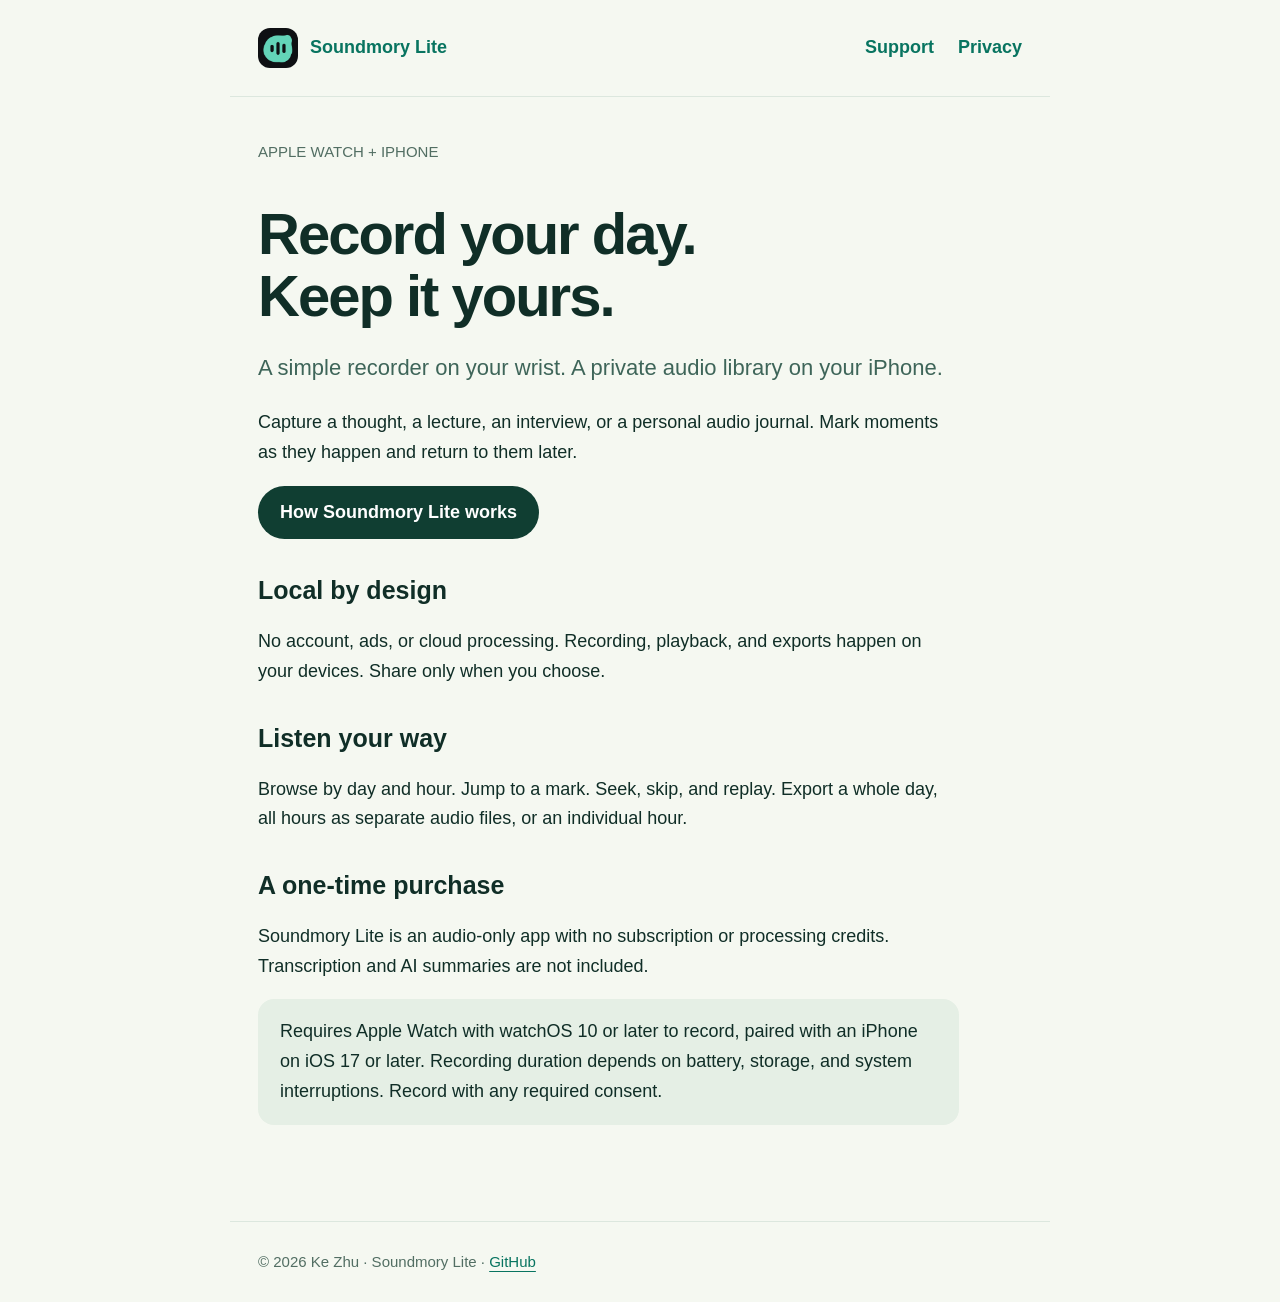
<file: index.html>
<!doctype html><html lang="en"><head><meta charset="utf-8"><meta name="viewport" content="width=device-width,initial-scale=1"><meta name="description" content="Soundmory Lite: private Apple Watch recording, iPhone playback, and local audio exports."><title>Private audio, on your devices — Soundmory Lite</title><link rel="stylesheet" href="style.css"><link rel="icon" href="icon.png"></head><body><header><a class="brand" href="index.html"><img src="icon.png" alt="">Soundmory Lite</a><nav aria-label="Main"><a href="support.html">Support</a><a href="privacy.html">Privacy</a></nav></header><main><p class="muted">APPLE WATCH + IPHONE</p><h1>Record your day.<br>Keep it yours.</h1><p class="lead">A simple recorder on your wrist. A private audio library on your iPhone.</p><p>Capture a thought, a lecture, an interview, or a personal audio journal. Mark moments as they happen and return to them later.</p><p><a class="button" href="support.html">How Soundmory Lite works</a></p><h2>Local by design</h2><p>No account, ads, or cloud processing. Recording, playback, and exports happen on your devices. Share only when you choose.</p><h2>Listen your way</h2><p>Browse by day and hour. Jump to a mark. Seek, skip, and replay. Export a whole day, all hours as separate audio files, or an individual hour.</p><h2>A one-time purchase</h2><p>Soundmory Lite is an audio-only app with no subscription or processing credits. Transcription and AI summaries are not included.</p><p class="note">Requires Apple Watch with watchOS 10 or later to record, paired with an iPhone on iOS 17 or later. Recording duration depends on battery, storage, and system interruptions. Record with any required consent.</p></main><footer>© 2026 Ke Zhu · Soundmory Lite · <a href="https://github.com/lemon-tea-ai/soundmory-lite-support">GitHub</a></footer></body></html>
</file>
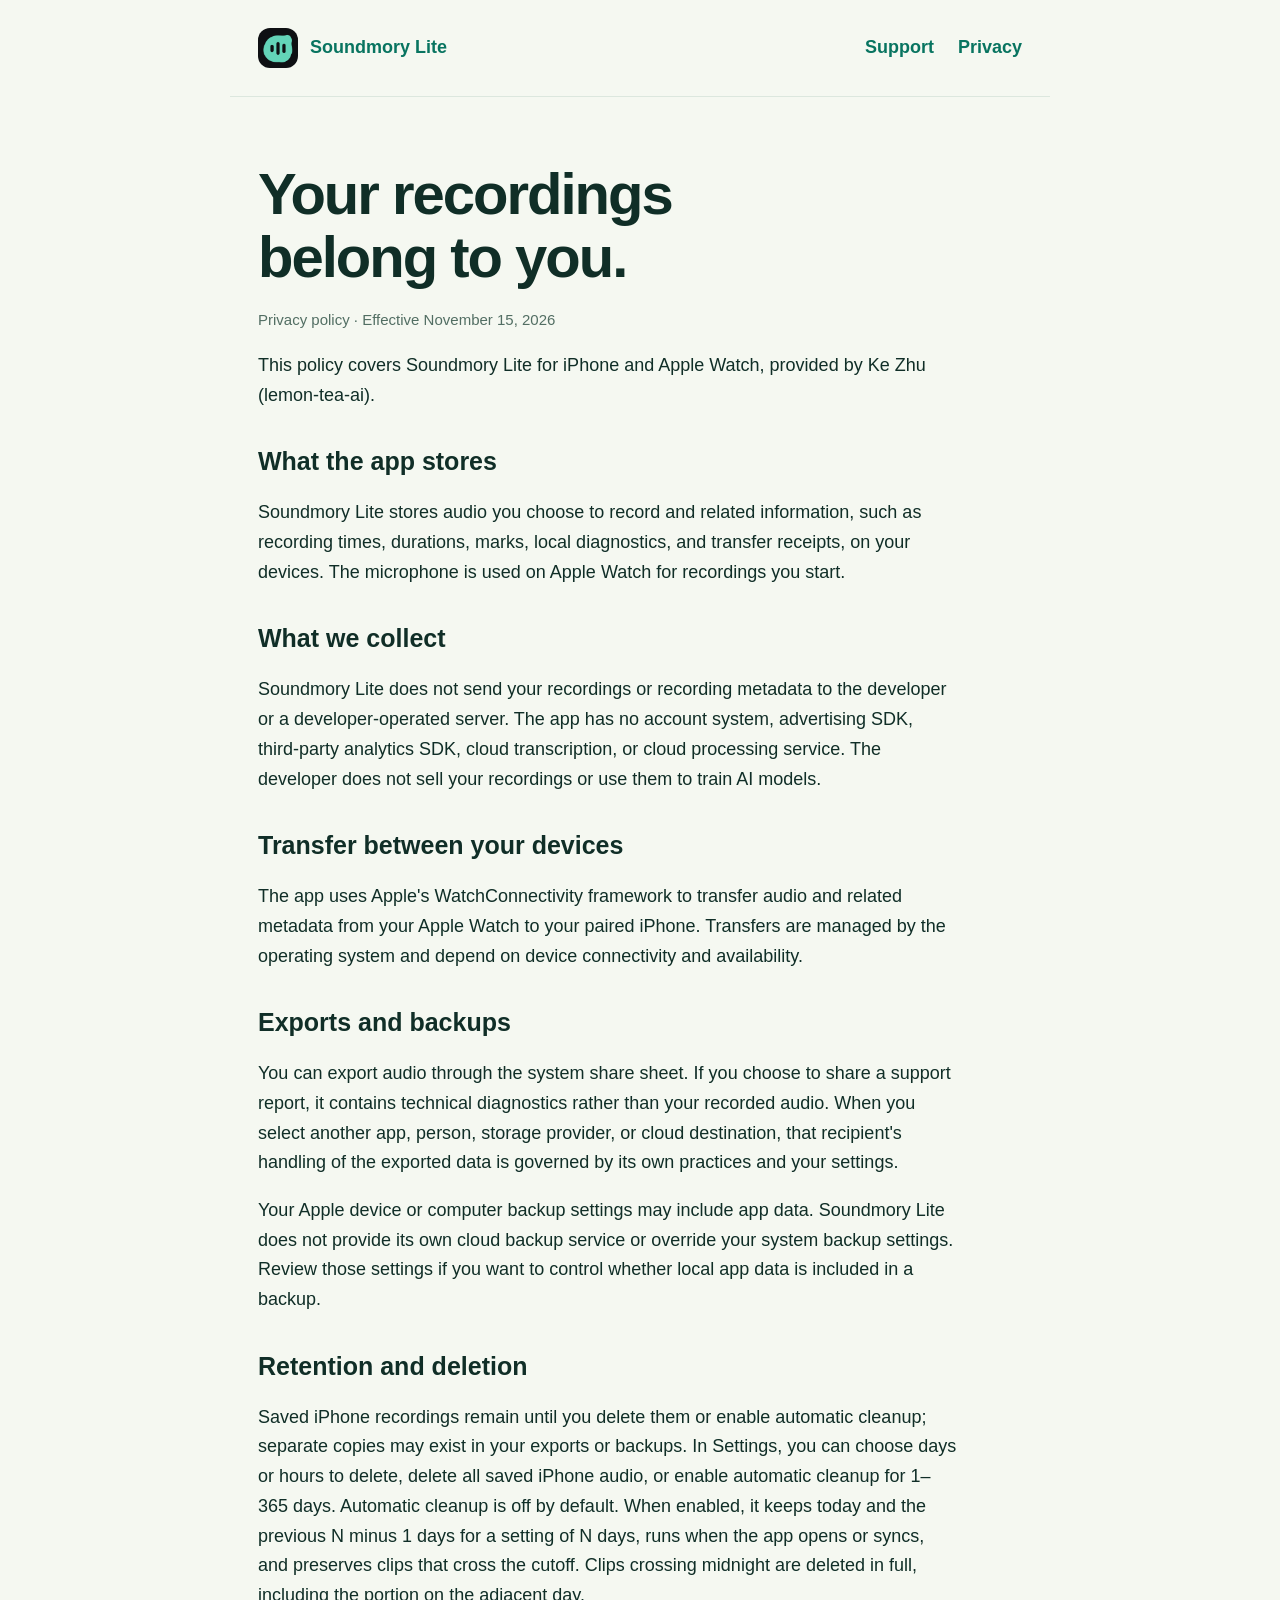
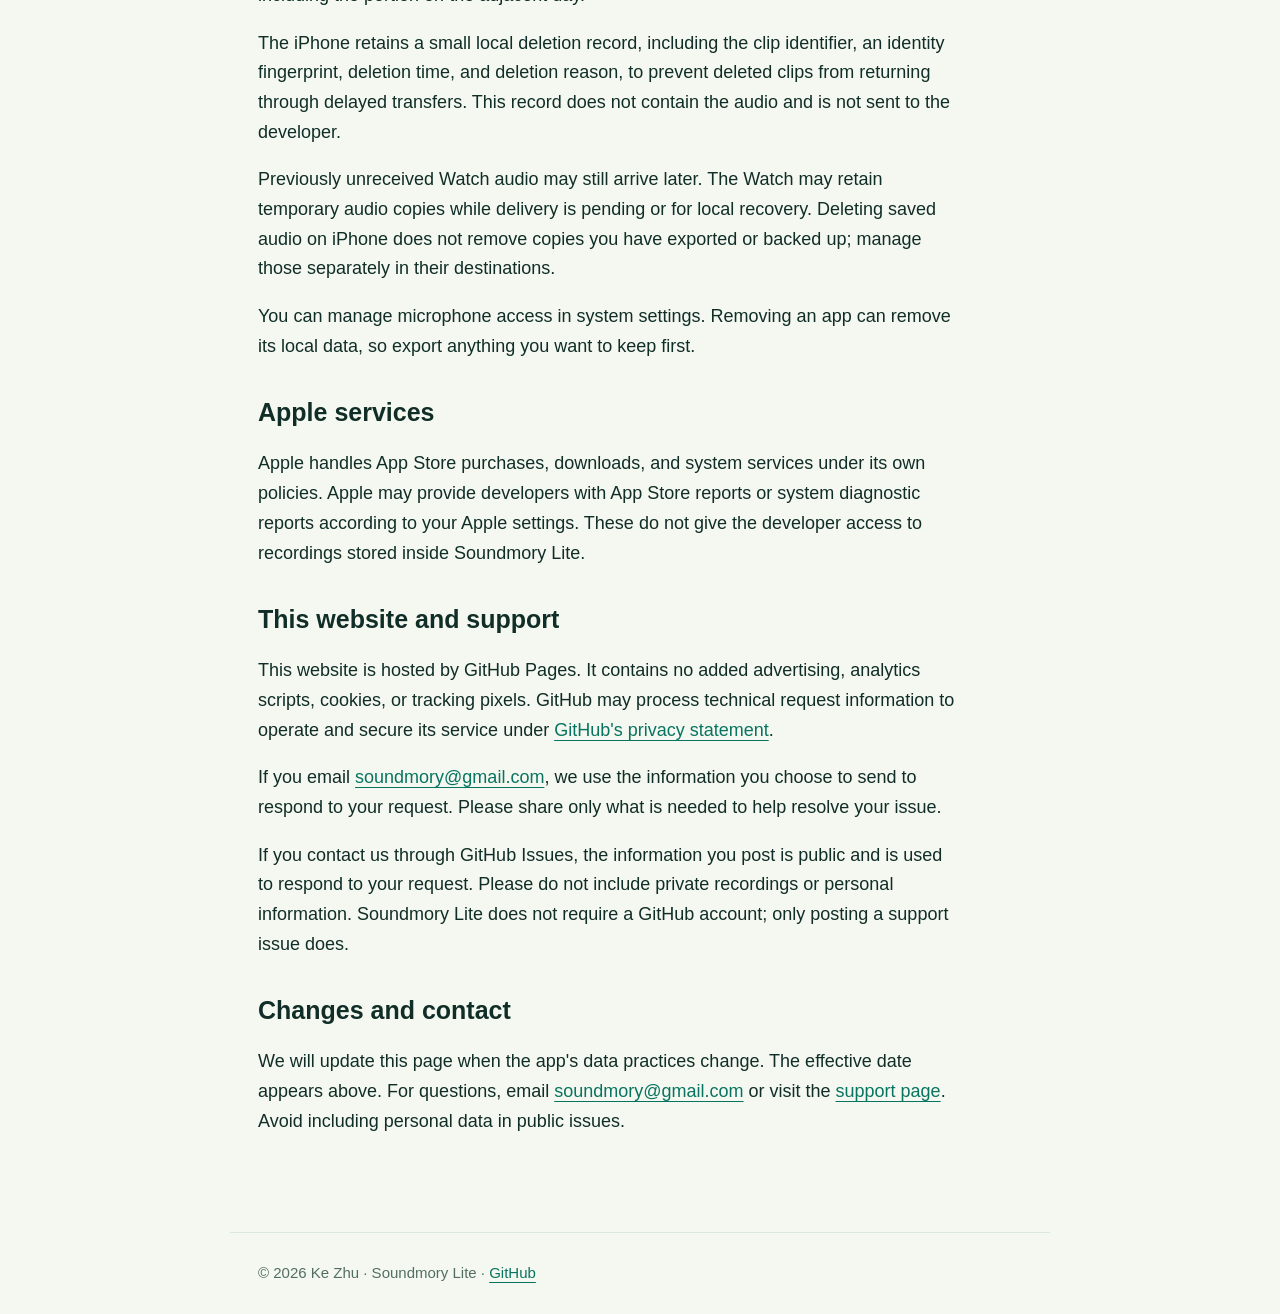
<file: privacy.html>
<!doctype html><html lang="en"><head><meta charset="utf-8"><meta name="viewport" content="width=device-width,initial-scale=1"><meta name="description" content="Soundmory Lite: private Apple Watch recording, iPhone playback, and local audio exports."><title>Privacy policy — Soundmory Lite</title><link rel="stylesheet" href="style.css"><link rel="icon" href="icon.png"></head><body><header><a class="brand" href="index.html"><img src="icon.png" alt="">Soundmory Lite</a><nav aria-label="Main"><a href="support.html">Support</a><a href="privacy.html">Privacy</a></nav></header><main><h1>Your recordings<br>belong to you.</h1><p class="muted">Privacy policy · Effective November 15, 2026</p><p>This policy covers Soundmory Lite for iPhone and Apple Watch, provided by Ke Zhu (lemon-tea-ai).</p><h2>What the app stores</h2><p>Soundmory Lite stores audio you choose to record and related information, such as recording times, durations, marks, local diagnostics, and transfer receipts, on your devices. The microphone is used on Apple Watch for recordings you start.</p><h2>What we collect</h2><p>Soundmory Lite does not send your recordings or recording metadata to the developer or a developer-operated server. The app has no account system, advertising SDK, third-party analytics SDK, cloud transcription, or cloud processing service. The developer does not sell your recordings or use them to train AI models.</p><h2>Transfer between your devices</h2><p>The app uses Apple's WatchConnectivity framework to transfer audio and related metadata from your Apple Watch to your paired iPhone. Transfers are managed by the operating system and depend on device connectivity and availability.</p><h2>Exports and backups</h2><p>You can export audio through the system share sheet. If you choose to share a support report, it contains technical diagnostics rather than your recorded audio. When you select another app, person, storage provider, or cloud destination, that recipient's handling of the exported data is governed by its own practices and your settings.</p><p>Your Apple device or computer backup settings may include app data. Soundmory Lite does not provide its own cloud backup service or override your system backup settings. Review those settings if you want to control whether local app data is included in a backup.</p><h2>Retention and deletion</h2><p>Saved iPhone recordings remain until you delete them or enable automatic cleanup; separate copies may exist in your exports or backups. In Settings, you can choose days or hours to delete, delete all saved iPhone audio, or enable automatic cleanup for 1–365 days. Automatic cleanup is off by default. When enabled, it keeps today and the previous N minus 1 days for a setting of N days, runs when the app opens or syncs, and preserves clips that cross the cutoff. Clips crossing midnight are deleted in full, including the portion on the adjacent day.</p><p>The iPhone retains a small local deletion record, including the clip identifier, an identity fingerprint, deletion time, and deletion reason, to prevent deleted clips from returning through delayed transfers. This record does not contain the audio and is not sent to the developer.</p><p>Previously unreceived Watch audio may still arrive later. The Watch may retain temporary audio copies while delivery is pending or for local recovery. Deleting saved audio on iPhone does not remove copies you have exported or backed up; manage those separately in their destinations.</p><p>You can manage microphone access in system settings. Removing an app can remove its local data, so export anything you want to keep first.</p><h2>Apple services</h2><p>Apple handles App Store purchases, downloads, and system services under its own policies. Apple may provide developers with App Store reports or system diagnostic reports according to your Apple settings. These do not give the developer access to recordings stored inside Soundmory Lite.</p><h2>This website and support</h2><p>This website is hosted by GitHub Pages. It contains no added advertising, analytics scripts, cookies, or tracking pixels. GitHub may process technical request information to operate and secure its service under <a href="https://docs.github.com/en/site-policy/privacy-policies/github-general-privacy-statement">GitHub's privacy statement</a>.</p><p>If you email <a href="mailto:soundmory@gmail.com">soundmory@gmail.com</a>, we use the information you choose to send to respond to your request. Please share only what is needed to help resolve your issue.</p><p>If you contact us through GitHub Issues, the information you post is public and is used to respond to your request. Please do not include private recordings or personal information. Soundmory Lite does not require a GitHub account; only posting a support issue does.</p><h2>Changes and contact</h2><p>We will update this page when the app's data practices change. The effective date appears above. For questions, email <a href="mailto:soundmory@gmail.com">soundmory@gmail.com</a> or visit the <a href="support.html">support page</a>. Avoid including personal data in public issues.</p></main><footer>© 2026 Ke Zhu · Soundmory Lite · <a href="https://github.com/lemon-tea-ai/soundmory-lite-support">GitHub</a></footer></body></html>
</file>
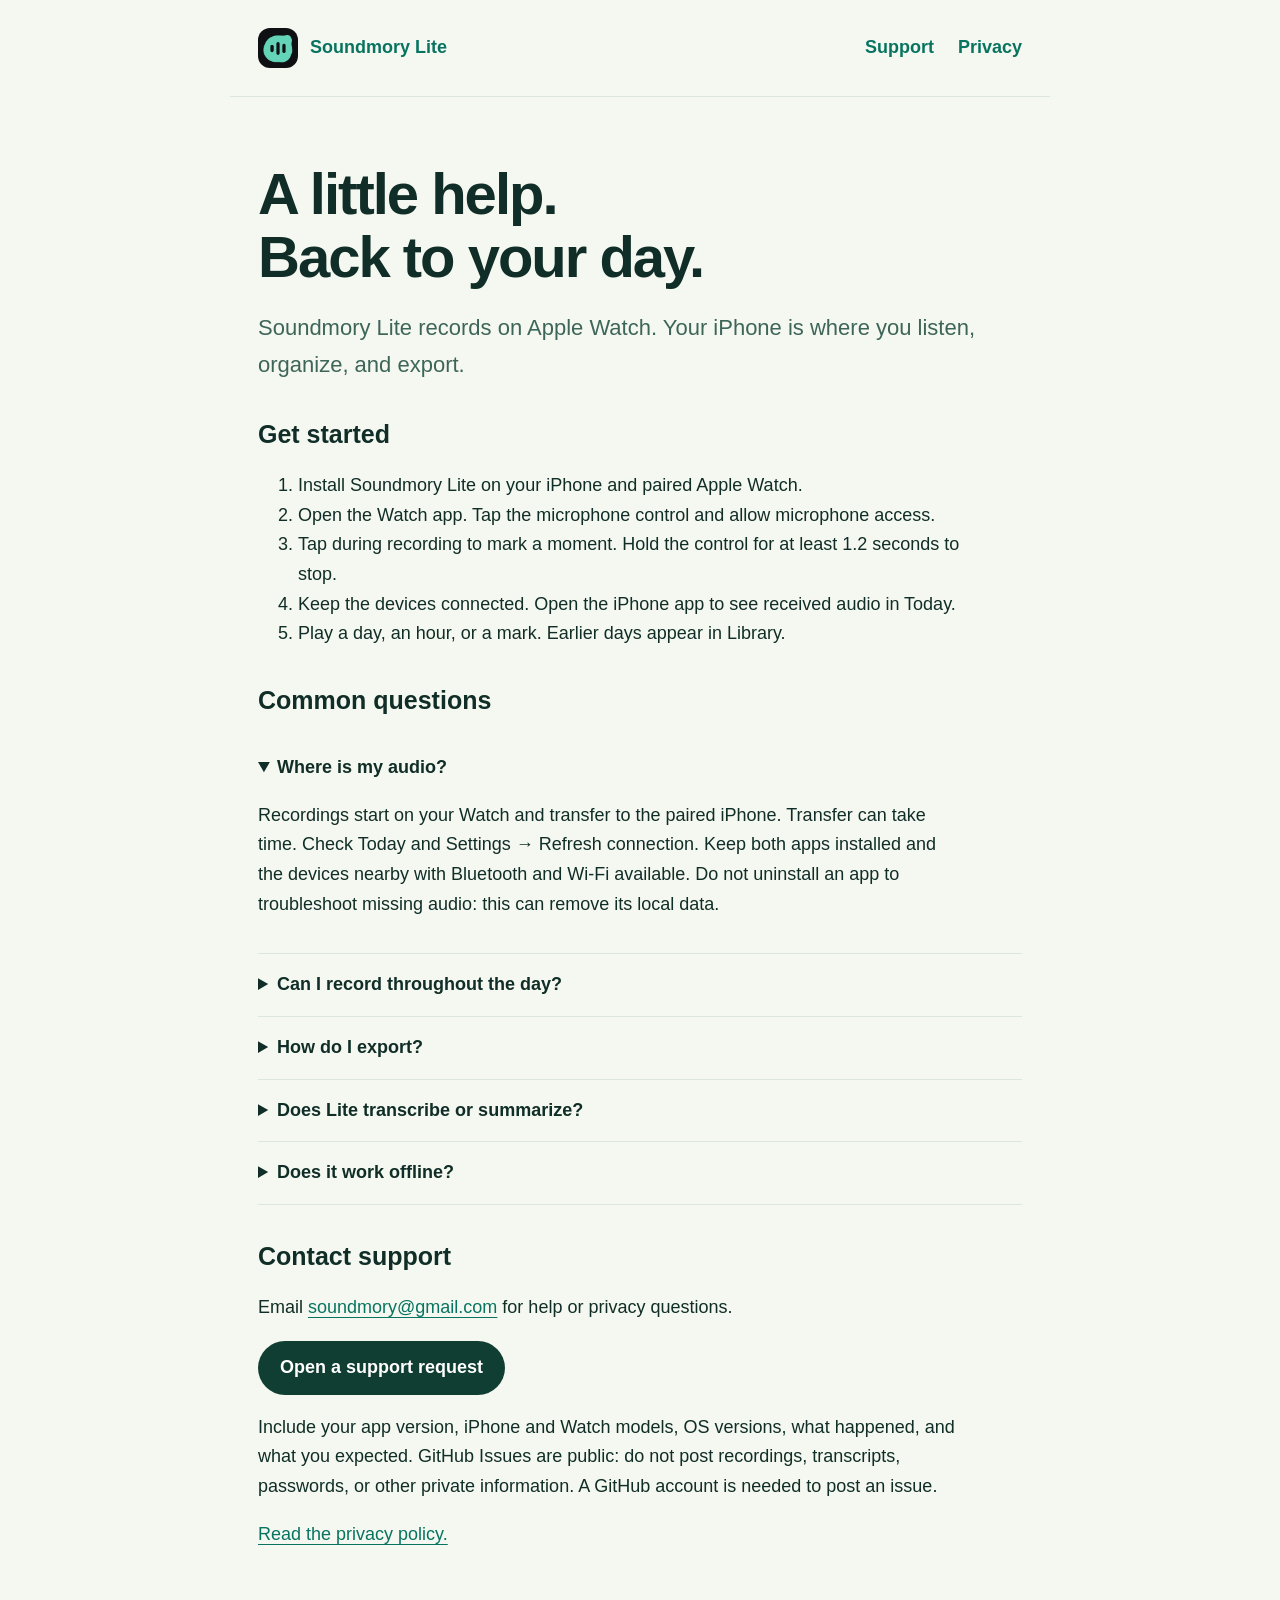
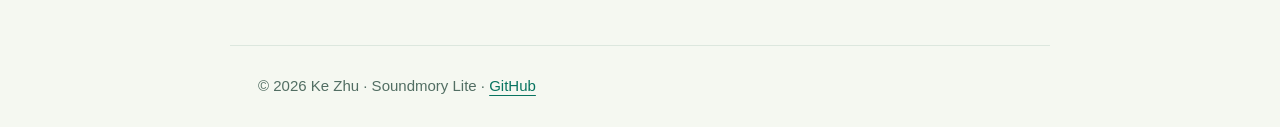
<file: support.html>
<!doctype html><html lang="en"><head><meta charset="utf-8"><meta name="viewport" content="width=device-width,initial-scale=1"><meta name="description" content="Soundmory Lite: private Apple Watch recording, iPhone playback, and local audio exports."><title>Support — Soundmory Lite</title><link rel="stylesheet" href="style.css"><link rel="icon" href="icon.png"></head><body><header><a class="brand" href="index.html"><img src="icon.png" alt="">Soundmory Lite</a><nav aria-label="Main"><a href="support.html">Support</a><a href="privacy.html">Privacy</a></nav></header><main><h1>A little help.<br>Back to your day.</h1><p class="lead">Soundmory Lite records on Apple Watch. Your iPhone is where you listen, organize, and export.</p><h2>Get started</h2><ol><li>Install Soundmory Lite on your iPhone and paired Apple Watch.</li><li>Open the Watch app. Tap the microphone control and allow microphone access.</li><li>Tap during recording to mark a moment. Hold the control for at least 1.2 seconds to stop.</li><li>Keep the devices connected. Open the iPhone app to see received audio in Today.</li><li>Play a day, an hour, or a mark. Earlier days appear in Library.</li></ol><h2>Common questions</h2><details open><summary>Where is my audio?</summary><p>Recordings start on your Watch and transfer to the paired iPhone. Transfer can take time. Check Today and Settings → Refresh connection. Keep both apps installed and the devices nearby with Bluetooth and Wi-Fi available. Do not uninstall an app to troubleshoot missing audio: this can remove its local data.</p></details><details><summary>Can I record throughout the day?</summary><p>The app supports longer, user-started recording sessions. Actual duration depends on Watch battery, free storage, and system interruptions. Check the recording state periodically and charge your devices as needed.</p></details><details><summary>How do I export?</summary><p>On a day with saved audio, tap the Settings gear, then Export audio. Choose Whole day so far (or Whole day for an earlier date), Export all hours, or an individual hour. Only audio already received on iPhone is exported. Combined files omit unrecorded time gaps.</p></details><details><summary>Does Lite transcribe or summarize?</summary><p>No. Lite focuses on recording, bookmarks, playback, and audio exports. No model download or subscription is required.</p></details><details><summary>Does it work offline?</summary><p>Recording and playback do not use a cloud processing service. Watch-to-iPhone delivery needs a working connection between your paired devices. The destination you choose when exporting may have its own internet requirement.</p></details><h2>Contact support</h2><p>Email <a href="mailto:soundmory@gmail.com">soundmory@gmail.com</a> for help or privacy questions.</p><p><a class="button" href="https://github.com/lemon-tea-ai/soundmory-lite-support/issues/new/choose">Open a support request</a></p><p>Include your app version, iPhone and Watch models, OS versions, what happened, and what you expected. GitHub Issues are public: do not post recordings, transcripts, passwords, or other private information. A GitHub account is needed to post an issue.</p><p><a href="privacy.html">Read the privacy policy.</a></p></main><footer>© 2026 Ke Zhu · Soundmory Lite · <a href="https://github.com/lemon-tea-ai/soundmory-lite-support">GitHub</a></footer></body></html>
</file>
<file: style.css>
*{box-sizing:border-box}body{margin:0;background:#f5f8f1;color:#102e27;font:18px/1.65 -apple-system,BlinkMacSystemFont,"Segoe UI",sans-serif}header,main,footer{max-width:820px;margin:auto;padding:28px}header{display:flex;justify-content:space-between;align-items:center;border-bottom:1px solid #dce7de}nav{display:flex;gap:24px}a{color:#087460;text-underline-offset:4px}header a{text-decoration:none;font-weight:600}.brand{display:flex;align-items:center;gap:12px}.brand img{width:40px;height:40px;border-radius:12px}h1{font-size:clamp(36px,7vw,58px);line-height:1.08;letter-spacing:-2px;margin:38px 0 20px}h2{font-size:25px;line-height:1.25;margin-top:36px}p,li{max-width:70ch}.lead{font-size:22px;color:#3e6559}.button{display:inline-block;background:#103e32;color:#fff;padding:12px 22px;border-radius:30px;text-decoration:none;font-weight:600}.muted,footer{font-size:15px;color:#526e63}footer{border-top:1px solid #dce7de;margin-top:50px}.note{background:#e5efe5;padding:18px 22px;border-radius:16px}details{padding:16px 0;border-bottom:1px solid #dce7de}summary{font-weight:600;cursor:pointer}a:focus-visible,summary:focus-visible{outline:3px solid #087460;outline-offset:5px}@media(max-width:500px){header{display:block}nav{margin-top:14px}header,main,footer{padding:22px}}
</file>
